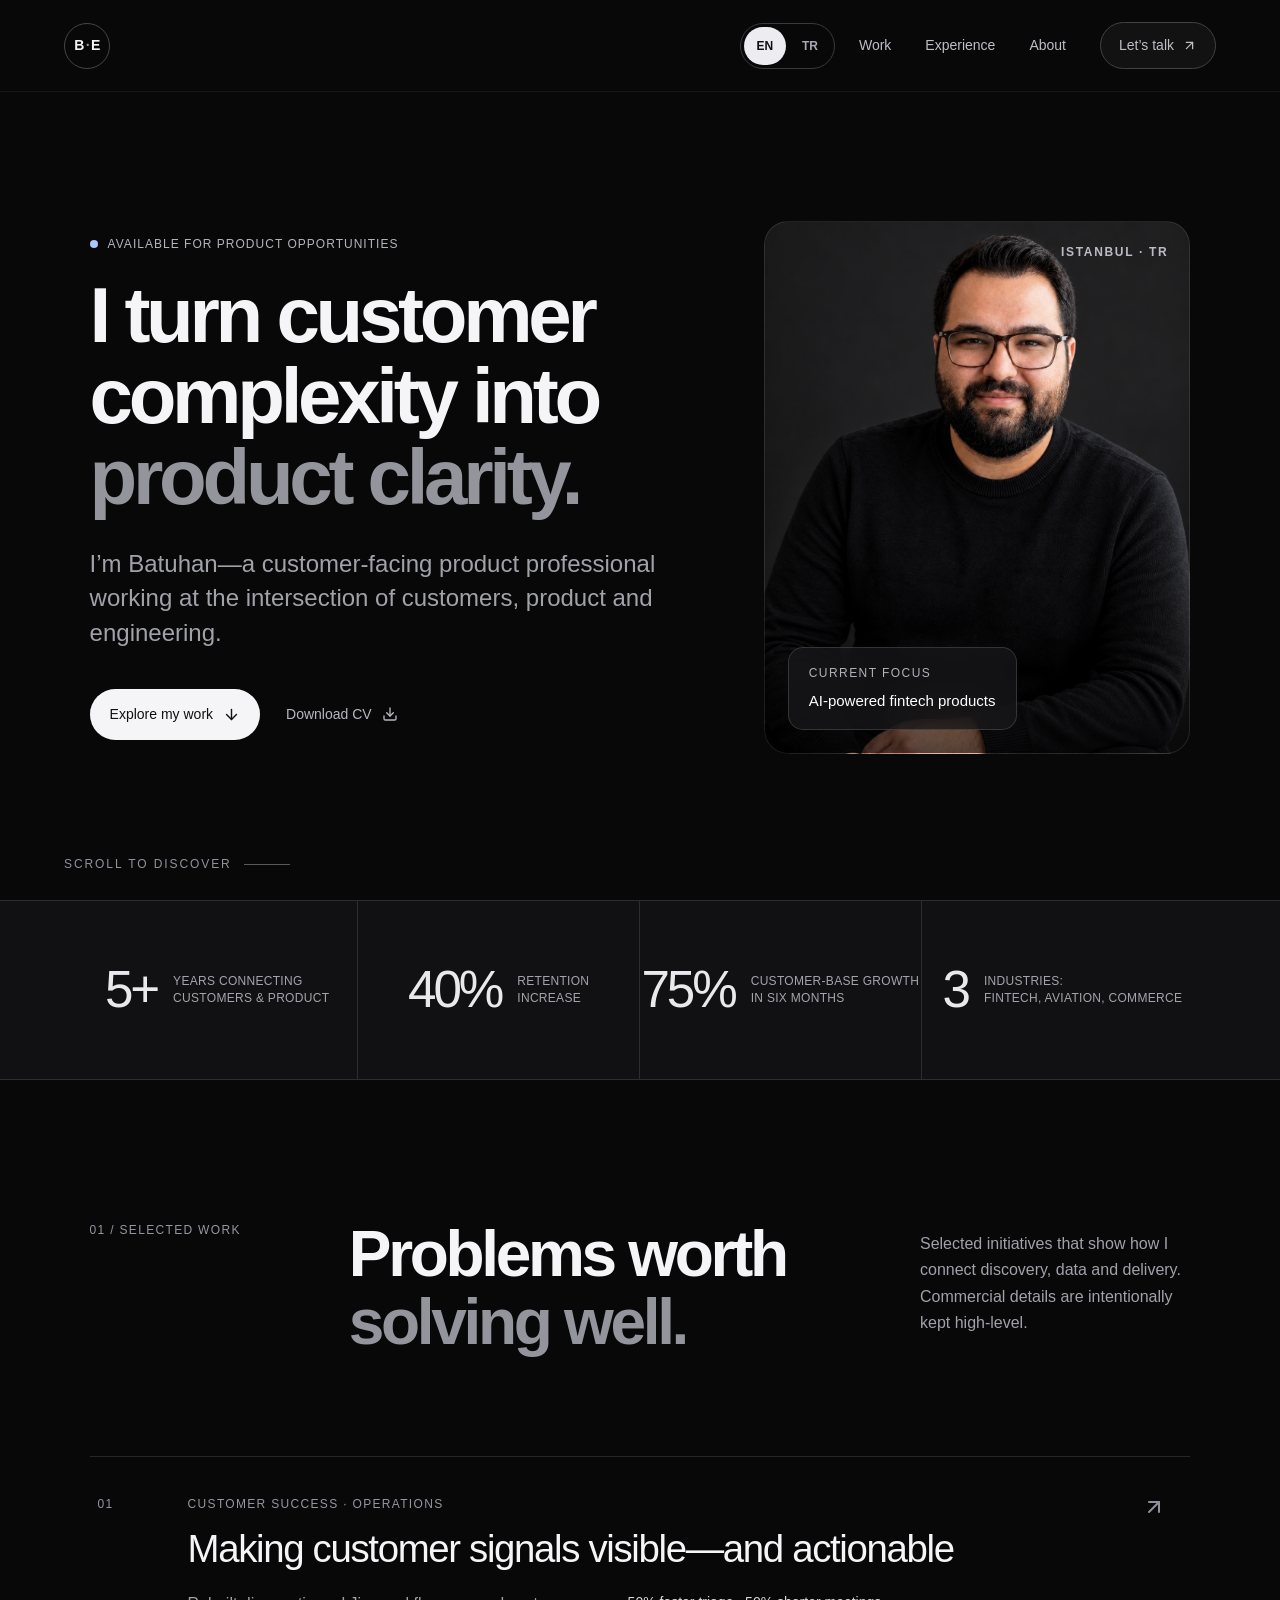
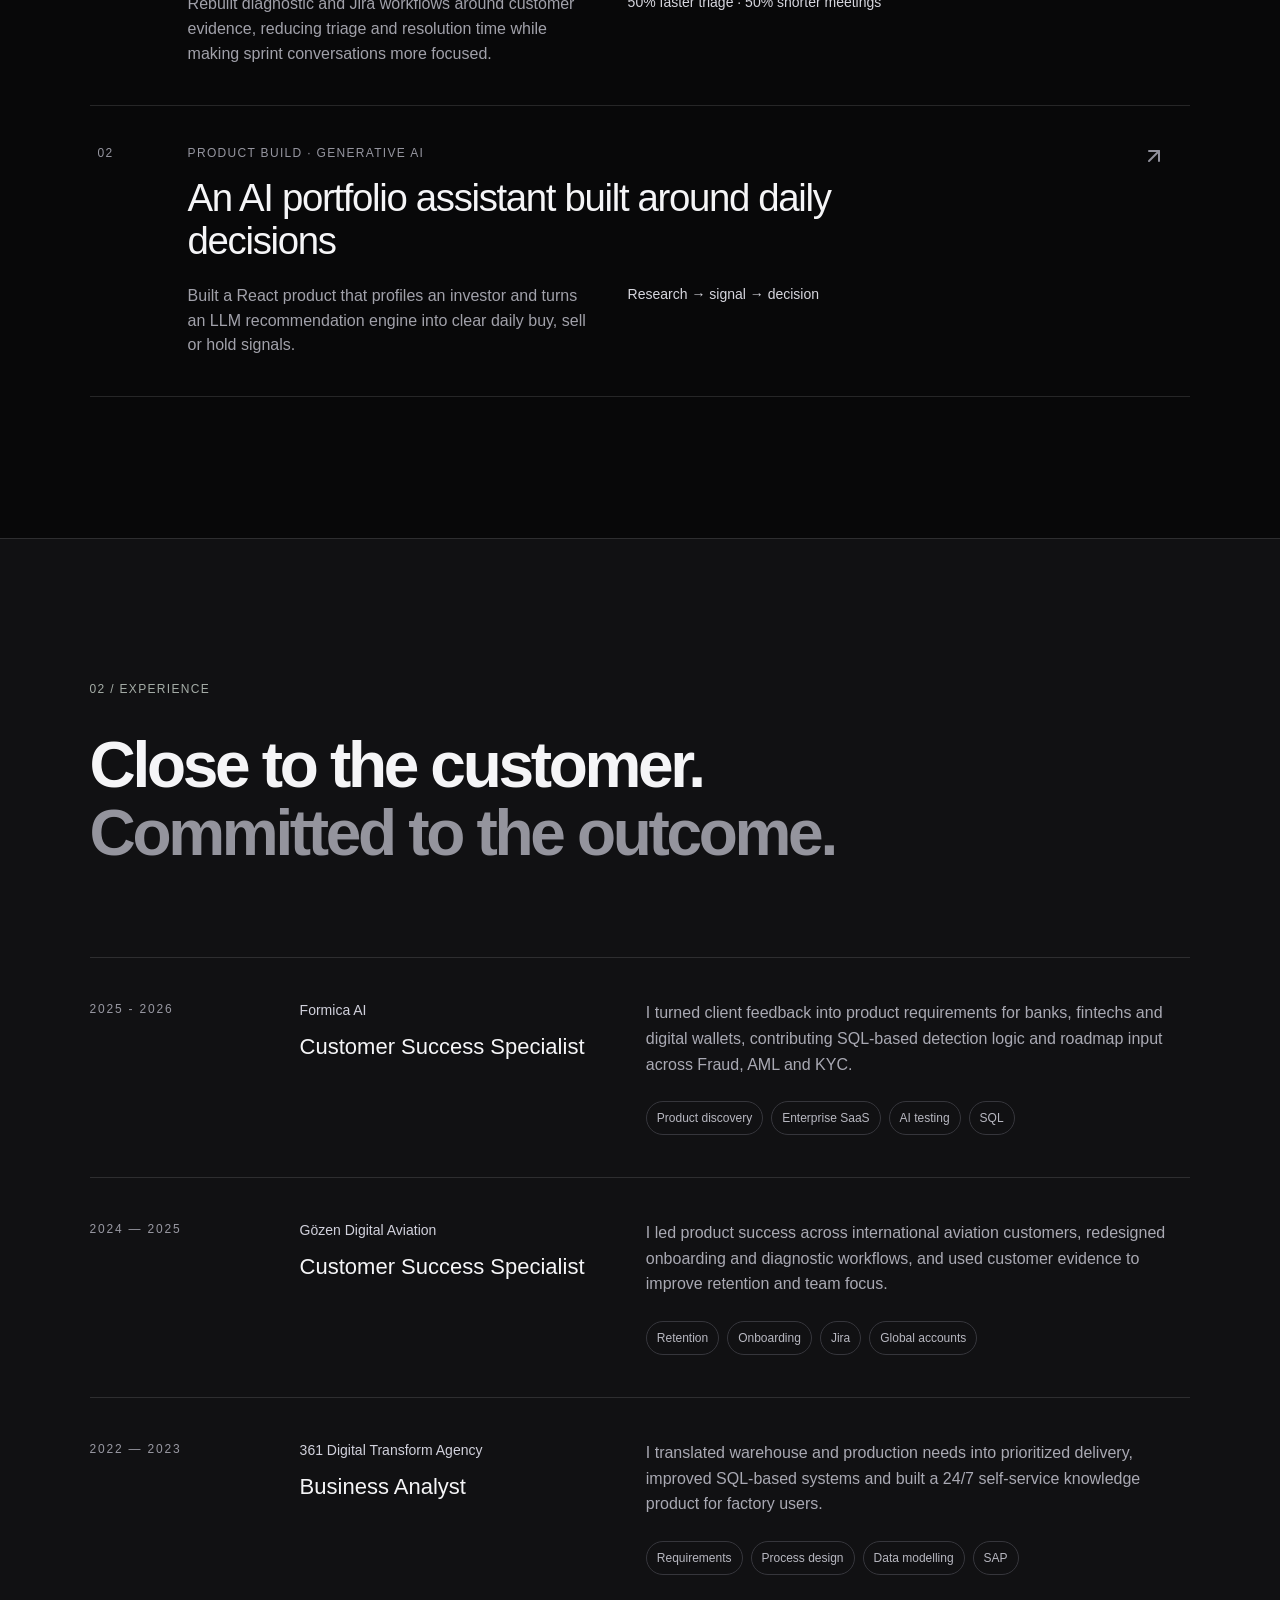
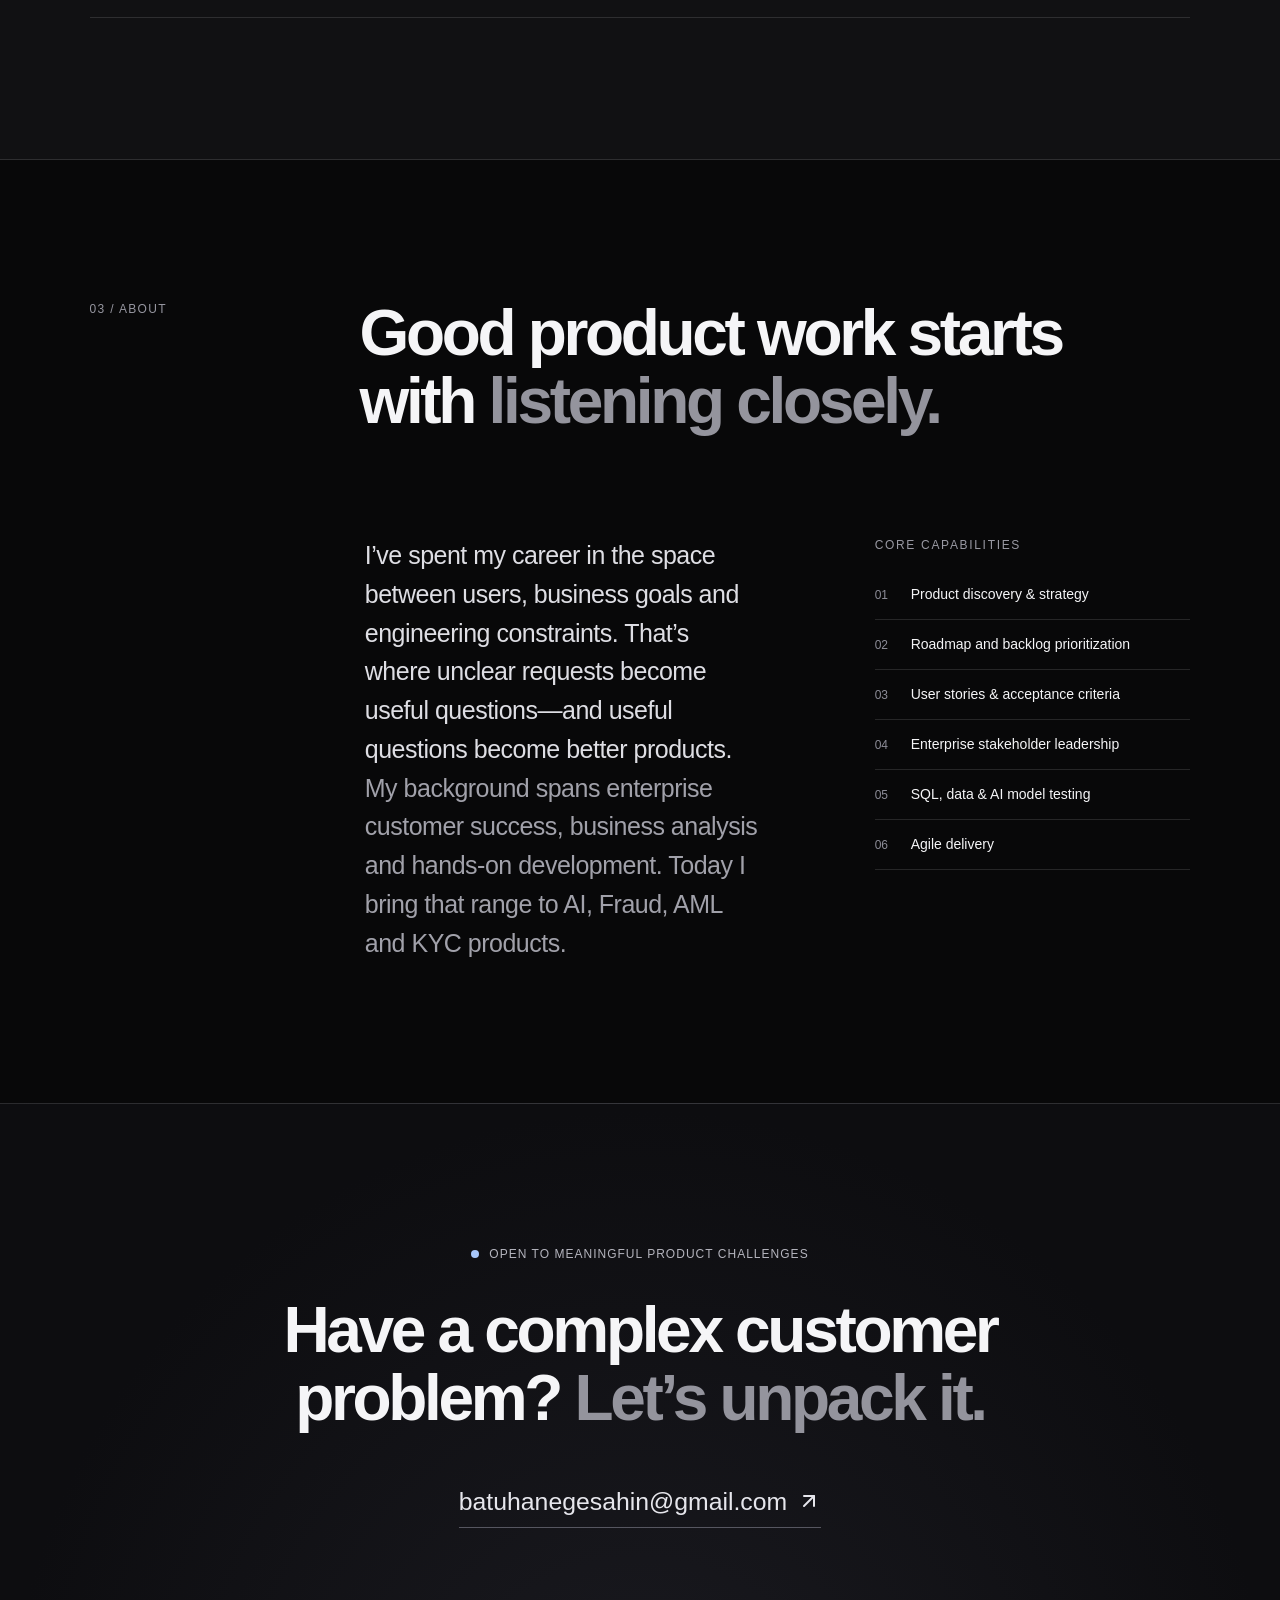
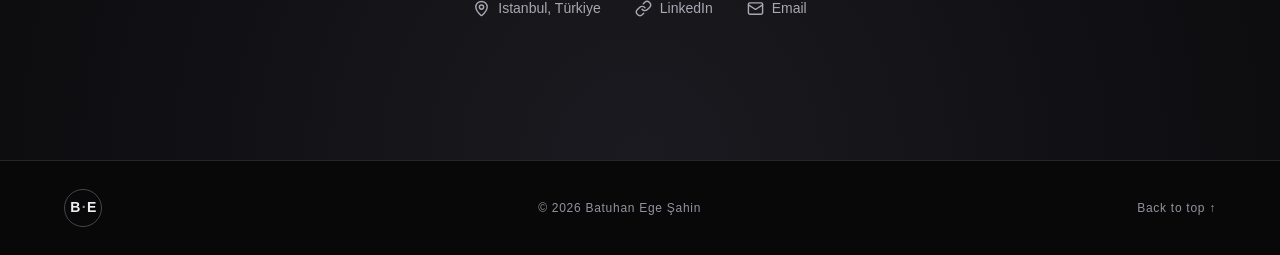
<file: index.html>
<!DOCTYPE html>
<html lang="en"><head><meta charset="utf-8"><meta name="viewport" content="width=device-width, initial-scale=1"><link rel="stylesheet" href="/styles.css"><title>Batuhan Ege Şahin | Customer Success &amp; Product</title><meta name="description" content="Customer-facing product professional turning complex enterprise needs into clear product outcomes across fintech, AI and SaaS."><link rel="shortcut icon" href="/favicon.svg"><link rel="icon" href="/favicon.svg">
<noscript><style>.reveal{opacity:1;transform:none}</style></noscript><script src="/site.js" defer=""></script></head><body><main lang="en"><header class="nav-wrap"><a class="monogram" href="#top" aria-label="Batuhan Ege Şahin home">B<span>·</span>E</a><nav class="language-switch" aria-label="Language selection"><a href="/" hreflang="en" lang="en" aria-current="page">EN</a><a href="/tr" hreflang="tr" lang="tr">TR</a></nav><button class="menu-button" aria-expanded="false" aria-label="Toggle navigation"><span></span><span></span></button><nav class="nav-links" aria-label="Main navigation"><a href="#work">Work</a><a href="#experience">Experience</a><a href="#about">About</a><a class="nav-cta" href="mailto:batuhanegesahin@gmail.com">Let’s talk <svg xmlns="http://www.w3.org/2000/svg" width="15" height="15" viewBox="0 0 24 24" fill="none" stroke="currentColor" stroke-width="2" stroke-linecap="round" stroke-linejoin="round" class="lucide lucide-arrow-up-right" aria-hidden="true"><path d="M7 7h10v10"></path><path d="M7 17 17 7"></path></svg></a></nav></header><section class="hero" id="top"><div class="hero-copy reveal is-visible"><p class="eyebrow"><span class="pulse"></span> Available for product opportunities</p><h1>I turn customer<br>complexity into<br><em>product clarity.</em></h1><p class="hero-intro">I’m Batuhan—a customer-facing product professional working at the intersection of customers, product and engineering.</p><div class="hero-actions"><a class="button primary" href="#work">Explore my work <svg xmlns="http://www.w3.org/2000/svg" width="17" height="17" viewBox="0 0 24 24" fill="none" stroke="currentColor" stroke-width="2" stroke-linecap="round" stroke-linejoin="round" class="lucide lucide-arrow-down" aria-hidden="true"><path d="M12 5v14"></path><path d="m19 12-7 7-7-7"></path></svg></a><a class="button text" href="/Batuhan_Ege_Sahin.pdf" download="">Download CV <svg xmlns="http://www.w3.org/2000/svg" width="16" height="16" viewBox="0 0 24 24" fill="none" stroke="currentColor" stroke-width="2" stroke-linecap="round" stroke-linejoin="round" class="lucide lucide-download" aria-hidden="true"><path d="M12 15V3"></path><path d="M21 15v4a2 2 0 0 1-2 2H5a2 2 0 0 1-2-2v-4"></path><path d="m7 10 5 5 5-5"></path></svg></a></div></div><div class="portrait-wrap reveal is-visible"><div class="portrait-label">ISTANBUL · TR</div><img src="/batuhan-studio-sharp.png" alt="Batuhan Ege Şahin, charcoal studio portrait" width="1122" height="1402" loading="eager" fetchpriority="high" decoding="async" class="portrait" data-nimg="1"><div class="portrait-card"><span>Current focus</span><strong>AI-powered fintech products</strong></div></div><div class="scroll-note">SCROLL TO DISCOVER <span></span></div></section><section class="proof-strip" aria-label="Selected outcomes"><div><strong>5+</strong><span>years connecting<br>customers &amp; product</span></div><div><strong>40%</strong><span>retention<br>increase</span></div><div><strong>75%</strong><span>customer-base growth<br>in six months</span></div><div><strong>3</strong><span>industries:<br>fintech, aviation, commerce</span></div></section><section class="work-section" id="work"><div class="section-head reveal"><p class="section-index">01 / SELECTED WORK</p><h2>Problems worth<br><em>solving well.</em></h2><p>Selected initiatives that show how I connect discovery, data and delivery. Commercial details are intentionally kept high-level.</p></div><div class="project-list"><article class="project reveal"><span class="project-index">01</span><div class="project-main"><p>CUSTOMER SUCCESS · OPERATIONS</p><h3>Making customer signals visible—and actionable</h3><div class="project-detail"><p>Rebuilt diagnostic and Jira workflows around customer evidence, reducing triage and resolution time while making sprint conversations more focused.</p><strong>50% faster triage · 50% shorter meetings</strong></div></div><svg xmlns="http://www.w3.org/2000/svg" width="24" height="24" viewBox="0 0 24 24" fill="none" stroke="currentColor" stroke-width="2" stroke-linecap="round" stroke-linejoin="round" class="lucide lucide-arrow-up-right project-arrow" aria-hidden="true"><path d="M7 7h10v10"></path><path d="M7 17 17 7"></path></svg></article><article class="project reveal"><span class="project-index">02</span><div class="project-main"><p>PRODUCT BUILD · GENERATIVE AI</p><h3>An AI portfolio assistant built around daily decisions</h3><div class="project-detail"><p>Built a React product that profiles an investor and turns an LLM recommendation engine into clear daily buy, sell or hold signals.</p><strong>Research → signal → decision</strong></div></div><svg xmlns="http://www.w3.org/2000/svg" width="24" height="24" viewBox="0 0 24 24" fill="none" stroke="currentColor" stroke-width="2" stroke-linecap="round" stroke-linejoin="round" class="lucide lucide-arrow-up-right project-arrow" aria-hidden="true"><path d="M7 7h10v10"></path><path d="M7 17 17 7"></path></svg></article></div></section><section class="experience-section" id="experience"><div class="section-head light reveal"><p class="section-index">02 / EXPERIENCE</p><h2>Close to the customer.<br><em>Committed to the outcome.</em></h2></div><div class="timeline"><article class="timeline-row reveal"><p class="timeline-period">2025 - 2026</p><div><p class="timeline-company">Formica AI</p><h3>Customer Success Specialist</h3></div><div><p class="timeline-copy">I turned client feedback into product requirements for banks, fintechs and digital wallets, contributing SQL-based detection logic and roadmap input across Fraud, AML and KYC.</p><div class="tags"><span>Product discovery</span><span>Enterprise SaaS</span><span>AI testing</span><span>SQL</span></div></div></article><article class="timeline-row reveal"><p class="timeline-period">2024 — 2025</p><div><p class="timeline-company">Gözen Digital Aviation</p><h3>Customer Success Specialist</h3></div><div><p class="timeline-copy">I led product success across international aviation customers, redesigned onboarding and diagnostic workflows, and used customer evidence to improve retention and team focus.</p><div class="tags"><span>Retention</span><span>Onboarding</span><span>Jira</span><span>Global accounts</span></div></div></article><article class="timeline-row reveal"><p class="timeline-period">2022 — 2023</p><div><p class="timeline-company">361 Digital Transform Agency</p><h3>Business Analyst</h3></div><div><p class="timeline-copy">I translated warehouse and production needs into prioritized delivery, improved SQL-based systems and built a 24/7 self-service knowledge product for factory users.</p><div class="tags"><span>Requirements</span><span>Process design</span><span>Data modelling</span><span>SAP</span></div></div></article></div></section><section class="about-section" id="about"><div class="about-quote reveal"><p class="section-index">03 / ABOUT</p><h2>Good product work starts<br>with <em>listening closely.</em></h2></div><div class="about-grid reveal"><div class="about-copy"><p>I’ve spent my career in the space between users, business goals and engineering constraints. That’s where unclear requests become useful questions—and useful questions become better products.</p><p>My background spans enterprise customer success, business analysis and hands-on development. Today I bring that range to AI, Fraud, AML and KYC products.</p></div><div class="capabilities"><p>CORE CAPABILITIES</p><div><span>01</span>Product discovery &amp; strategy</div><div><span>02</span>Roadmap and backlog prioritization</div><div><span>03</span>User stories &amp; acceptance criteria</div><div><span>04</span>Enterprise stakeholder leadership</div><div><span>05</span>SQL, data &amp; AI model testing</div><div><span>06</span>Agile delivery</div></div></div></section><section class="contact-section"><p class="eyebrow reveal"><span class="pulse"></span> Open to meaningful product challenges</p><h2 class="reveal">Have a complex customer<br>problem? <em>Let’s unpack it.</em></h2><a class="contact-link reveal" href="mailto:batuhanegesahin@gmail.com">batuhanegesahin@gmail.com <svg xmlns="http://www.w3.org/2000/svg" width="24" height="24" viewBox="0 0 24 24" fill="none" stroke="currentColor" stroke-width="2" stroke-linecap="round" stroke-linejoin="round" class="lucide lucide-arrow-up-right" aria-hidden="true"><path d="M7 7h10v10"></path><path d="M7 17 17 7"></path></svg></a><div class="contact-meta reveal"><span><svg xmlns="http://www.w3.org/2000/svg" width="17" height="17" viewBox="0 0 24 24" fill="none" stroke="currentColor" stroke-width="2" stroke-linecap="round" stroke-linejoin="round" class="lucide lucide-map-pin" aria-hidden="true"><path d="M20 10c0 4.993-5.539 10.193-7.399 11.799a1 1 0 0 1-1.202 0C9.539 20.193 4 14.993 4 10a8 8 0 0 1 16 0"></path><circle cx="12" cy="10" r="3"></circle></svg> Istanbul, Türkiye</span><a href="https://linkedin.com/in/batuhanegesahin" target="_blank" rel="noreferrer"><svg xmlns="http://www.w3.org/2000/svg" width="17" height="17" viewBox="0 0 24 24" fill="none" stroke="currentColor" stroke-width="2" stroke-linecap="round" stroke-linejoin="round" class="lucide lucide-link" aria-hidden="true"><path d="M10 13a5 5 0 0 0 7.54.54l3-3a5 5 0 0 0-7.07-7.07l-1.72 1.71"></path><path d="M14 11a5 5 0 0 0-7.54-.54l-3 3a5 5 0 0 0 7.07 7.07l1.71-1.71"></path></svg> LinkedIn</a><a href="mailto:batuhanegesahin@gmail.com"><svg xmlns="http://www.w3.org/2000/svg" width="17" height="17" viewBox="0 0 24 24" fill="none" stroke="currentColor" stroke-width="2" stroke-linecap="round" stroke-linejoin="round" class="lucide lucide-mail" aria-hidden="true"><path d="m22 7-8.991 5.727a2 2 0 0 1-2.009 0L2 7"></path><rect x="2" y="4" width="20" height="16" rx="2"></rect></svg> Email</a></div></section><footer><a class="monogram inverse" href="#top">B<span>·</span>E</a><p>© 2026 Batuhan Ege Şahin</p><a href="#top">Back to top ↑</a></footer></main></body></html>
</file>
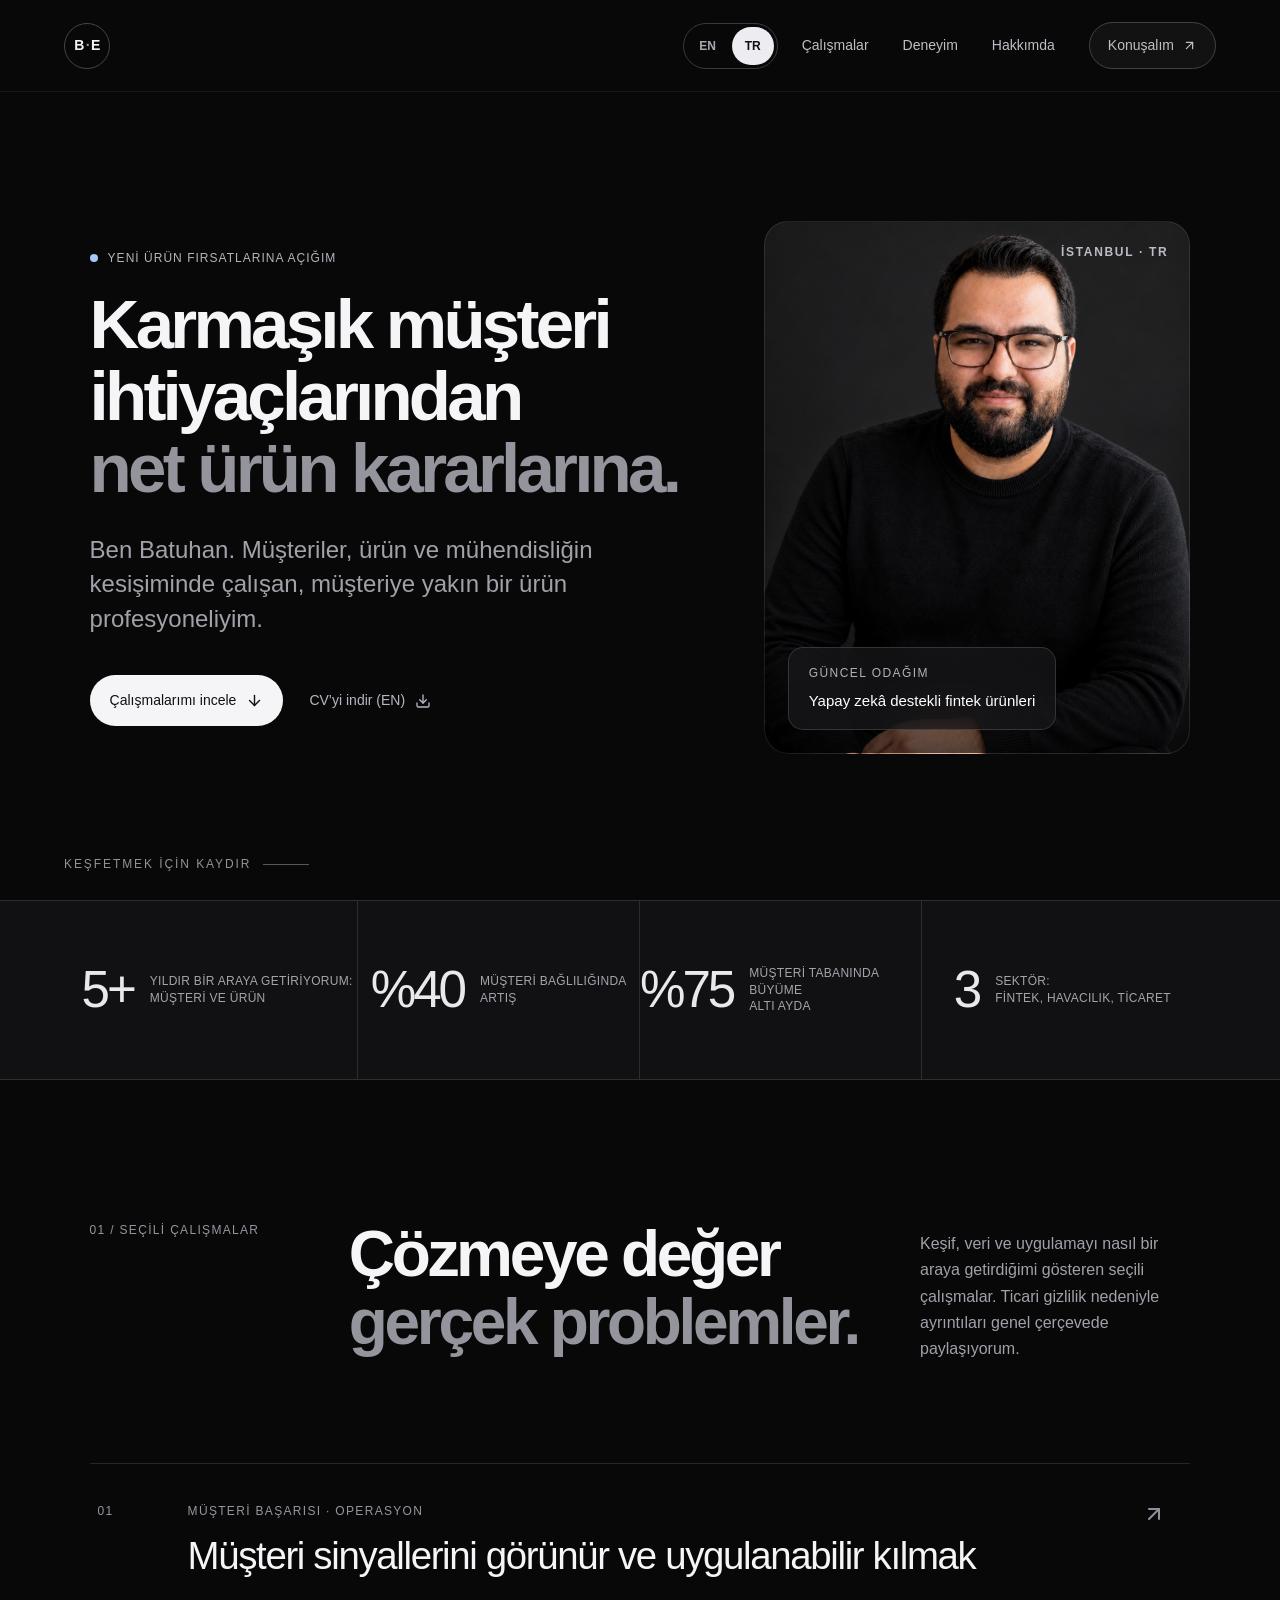
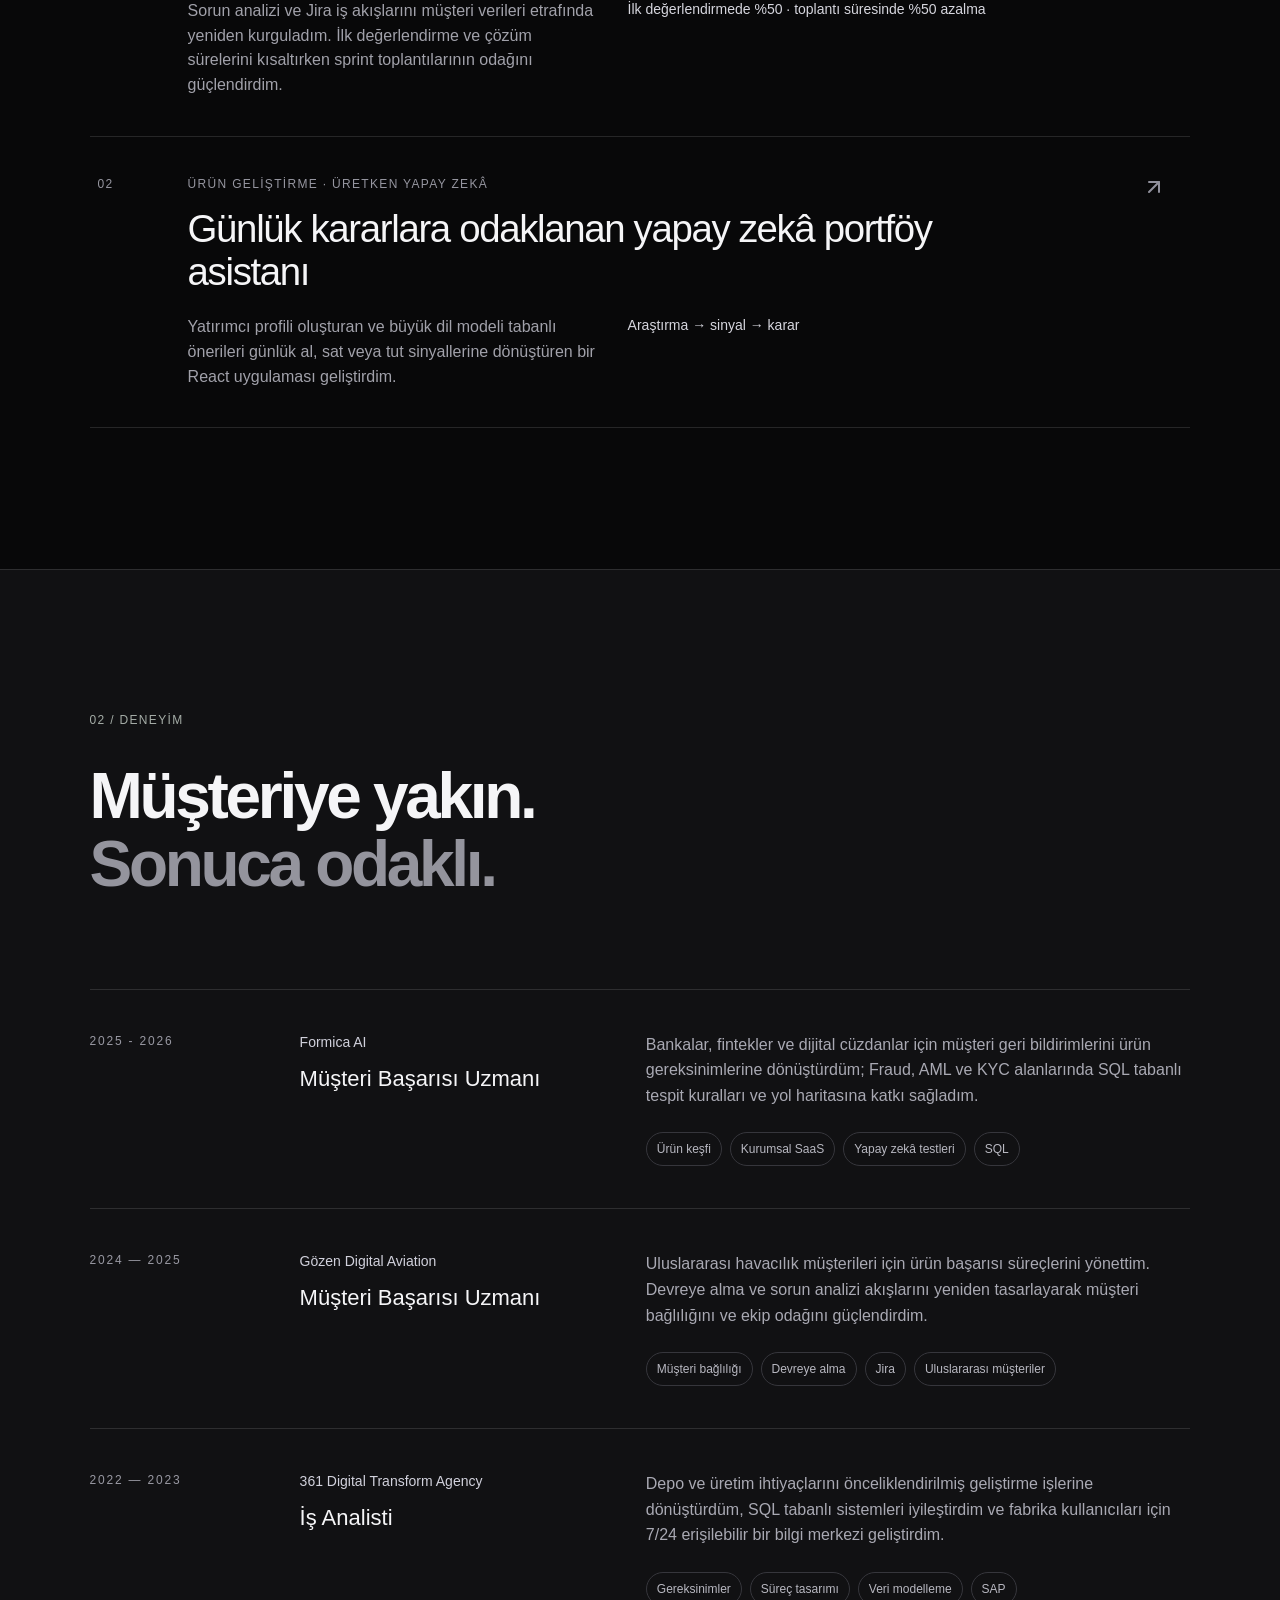
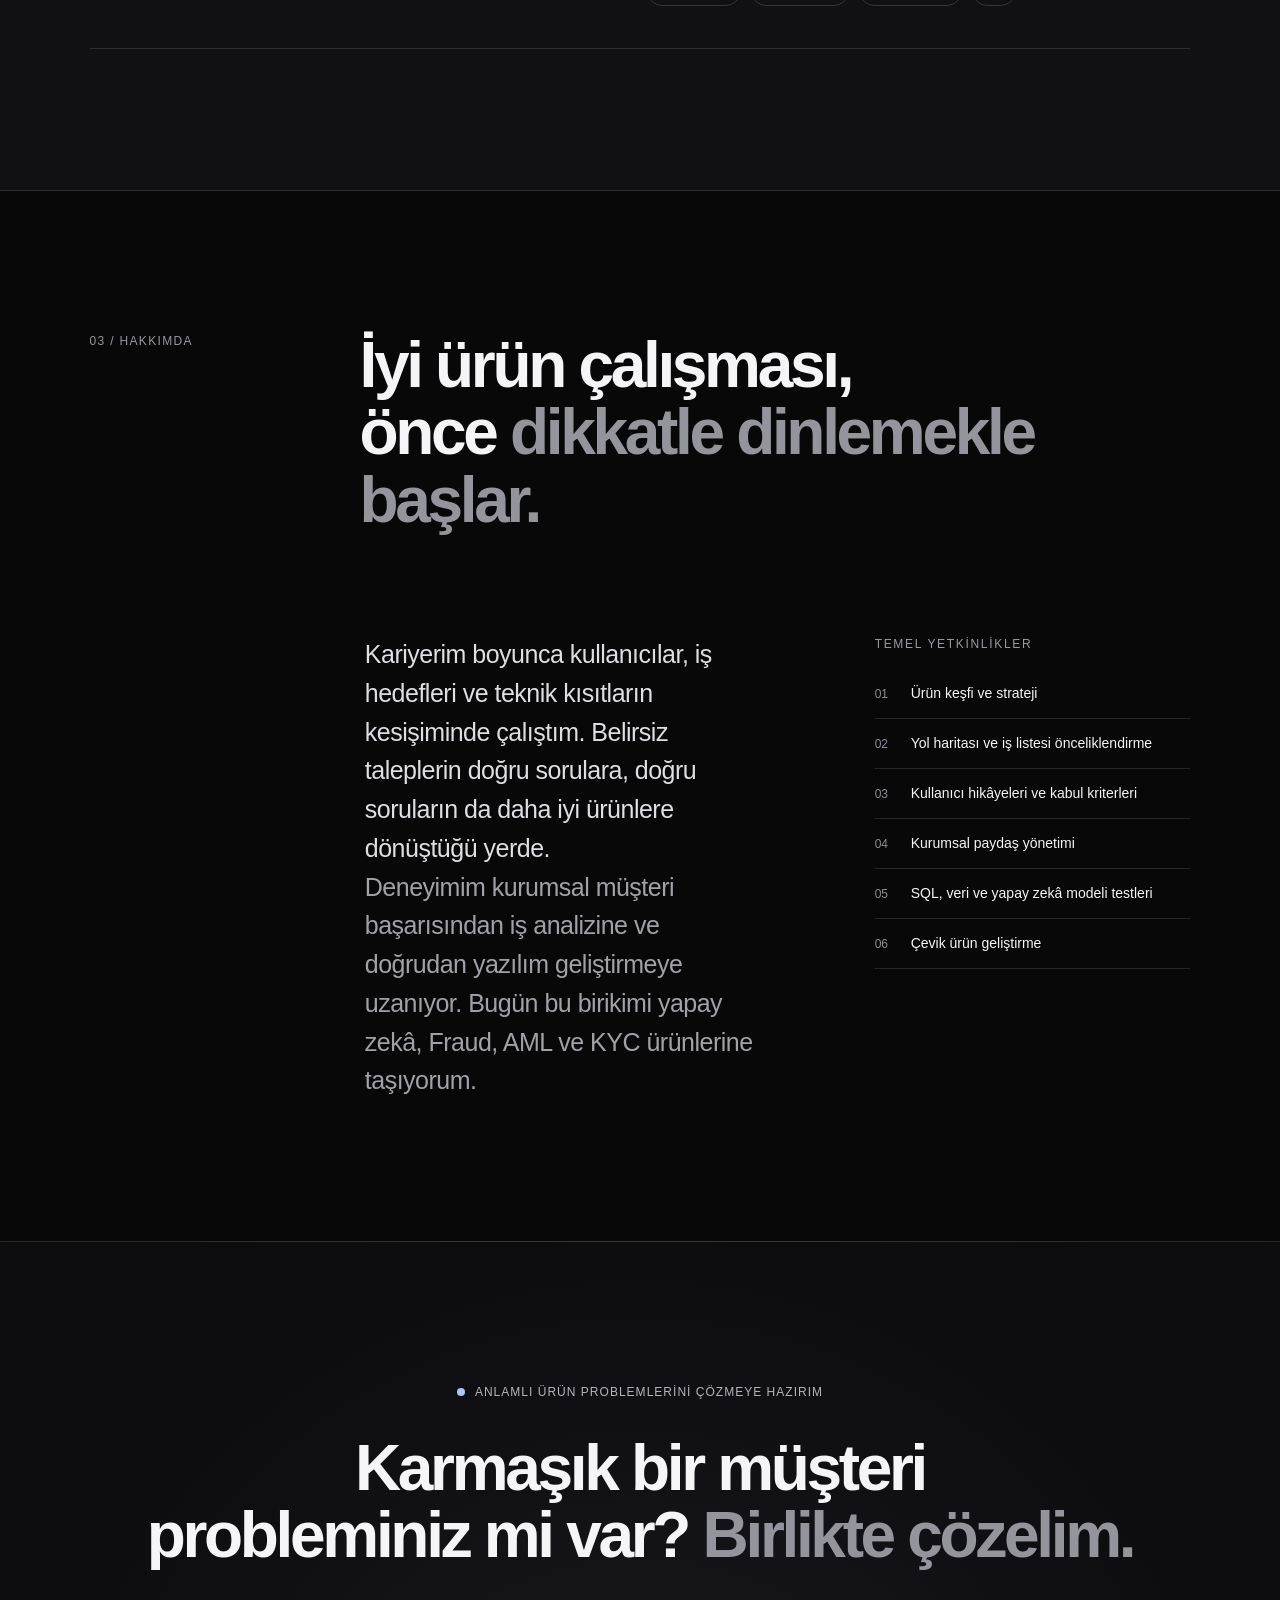
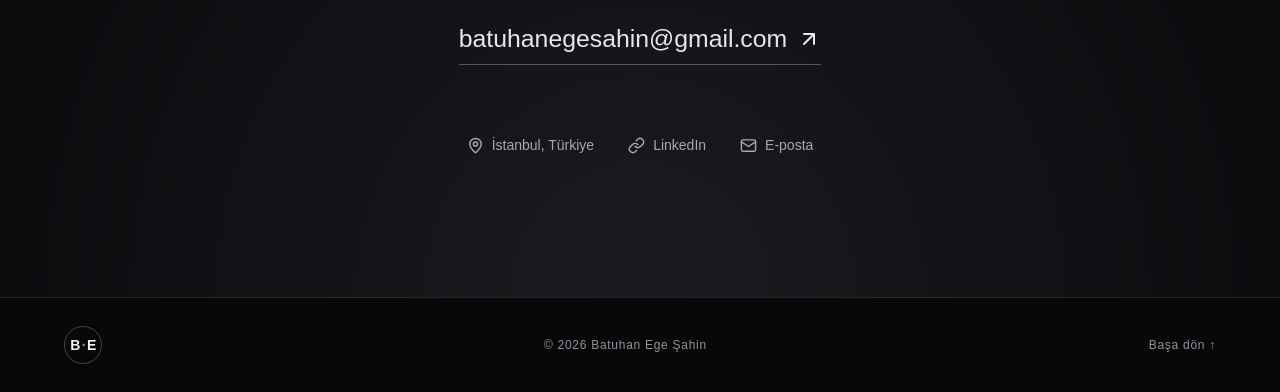
<file: tr.html>
<!DOCTYPE html>
<html lang="tr"><head><meta charset="utf-8"><meta name="viewport" content="width=device-width, initial-scale=1"><link rel="stylesheet" href="/styles.css"><title>Batuhan Ege Şahin | Müşteri Başarısı ve Ürün</title><meta name="description" content="Fintek, yapay zekâ ve SaaS alanlarında karmaşık müşteri ihtiyaçlarını net ürün kararlarına dönüştüren ürün profesyoneli."><link rel="shortcut icon" href="/favicon.svg"><link rel="icon" href="/favicon.svg"><link rel="alternate" hreflang="en" href="/"><link rel="alternate" hreflang="tr" href="/tr">
<noscript><style>.reveal{opacity:1;transform:none}</style></noscript><script src="/site.js" defer=""></script></head><body><main lang="tr"><header class="nav-wrap"><a class="monogram" href="#top" aria-label="Batuhan Ege Şahin ana sayfa">B<span>·</span>E</a><nav class="language-switch" aria-label="Dil seçimi"><a href="/" hreflang="en" lang="en">EN</a><a href="/tr" hreflang="tr" lang="tr" aria-current="page">TR</a></nav><button class="menu-button" aria-expanded="false" aria-label="Menüyü aç veya kapat"><span></span><span></span></button><nav class="nav-links" aria-label="Ana menü"><a href="#work">Çalışmalar</a><a href="#experience">Deneyim</a><a href="#about">Hakkımda</a><a class="nav-cta" href="mailto:batuhanegesahin@gmail.com">Konuşalım <svg xmlns="http://www.w3.org/2000/svg" width="15" height="15" viewBox="0 0 24 24" fill="none" stroke="currentColor" stroke-width="2" stroke-linecap="round" stroke-linejoin="round" class="lucide lucide-arrow-up-right" aria-hidden="true"><path d="M7 7h10v10"></path><path d="M7 17 17 7"></path></svg></a></nav></header><section class="hero" id="top"><div class="hero-copy reveal is-visible"><p class="eyebrow"><span class="pulse"></span> Yeni ürün fırsatlarına açığım</p><h1>Karmaşık müşteri<br>ihtiyaçlarından<br><em>net ürün kararlarına.</em></h1><p class="hero-intro">Ben Batuhan. Müşteriler, ürün ve mühendisliğin kesişiminde çalışan, müşteriye yakın bir ürün profesyoneliyim.</p><div class="hero-actions"><a class="button primary" href="#work">Çalışmalarımı incele <svg xmlns="http://www.w3.org/2000/svg" width="17" height="17" viewBox="0 0 24 24" fill="none" stroke="currentColor" stroke-width="2" stroke-linecap="round" stroke-linejoin="round" class="lucide lucide-arrow-down" aria-hidden="true"><path d="M12 5v14"></path><path d="m19 12-7 7-7-7"></path></svg></a><a class="button text" href="/Batuhan_Ege_Sahin.pdf" download="">CV’yi indir (EN) <svg xmlns="http://www.w3.org/2000/svg" width="16" height="16" viewBox="0 0 24 24" fill="none" stroke="currentColor" stroke-width="2" stroke-linecap="round" stroke-linejoin="round" class="lucide lucide-download" aria-hidden="true"><path d="M12 15V3"></path><path d="M21 15v4a2 2 0 0 1-2 2H5a2 2 0 0 1-2-2v-4"></path><path d="m7 10 5 5 5-5"></path></svg></a></div></div><div class="portrait-wrap reveal is-visible"><div class="portrait-label">İSTANBUL · TR</div><img src="/batuhan-studio-sharp.png" alt="Batuhan Ege Şahin, koyu arka planlı stüdyo portresi" width="1122" height="1402" loading="eager" fetchpriority="high" decoding="async" class="portrait" data-nimg="1"><div class="portrait-card"><span>Güncel odağım</span><strong>Yapay zekâ destekli fintek ürünleri</strong></div></div><div class="scroll-note">KEŞFETMEK İÇİN KAYDIR <span></span></div></section><section class="proof-strip" aria-label="Öne çıkan sonuçlar"><div><strong>5+</strong><span>yıldır bir araya getiriyorum:<br>müşteri ve ürün</span></div><div><strong>%40</strong><span>müşteri bağlılığında<br>artış</span></div><div><strong>%75</strong><span>müşteri tabanında büyüme<br>altı ayda</span></div><div><strong>3</strong><span>sektör:<br>fintek, havacılık, ticaret</span></div></section><section class="work-section" id="work"><div class="section-head reveal"><p class="section-index">01 / SEÇİLİ ÇALIŞMALAR</p><h2>Çözmeye değer<br><em>gerçek problemler.</em></h2><p>Keşif, veri ve uygulamayı nasıl bir araya getirdiğimi gösteren seçili çalışmalar. Ticari gizlilik nedeniyle ayrıntıları genel çerçevede paylaşıyorum.</p></div><div class="project-list"><article class="project reveal"><span class="project-index">01</span><div class="project-main"><p>MÜŞTERİ BAŞARISI · OPERASYON</p><h3>Müşteri sinyallerini görünür ve uygulanabilir kılmak</h3><div class="project-detail"><p>Sorun analizi ve Jira iş akışlarını müşteri verileri etrafında yeniden kurguladım. İlk değerlendirme ve çözüm sürelerini kısaltırken sprint toplantılarının odağını güçlendirdim.</p><strong>İlk değerlendirmede %50 · toplantı süresinde %50 azalma</strong></div></div><svg xmlns="http://www.w3.org/2000/svg" width="24" height="24" viewBox="0 0 24 24" fill="none" stroke="currentColor" stroke-width="2" stroke-linecap="round" stroke-linejoin="round" class="lucide lucide-arrow-up-right project-arrow" aria-hidden="true"><path d="M7 7h10v10"></path><path d="M7 17 17 7"></path></svg></article><article class="project reveal"><span class="project-index">02</span><div class="project-main"><p>ÜRÜN GELİŞTİRME · ÜRETKEN YAPAY ZEKÂ</p><h3>Günlük kararlara odaklanan yapay zekâ portföy asistanı</h3><div class="project-detail"><p>Yatırımcı profili oluşturan ve büyük dil modeli tabanlı önerileri günlük al, sat veya tut sinyallerine dönüştüren bir React uygulaması geliştirdim.</p><strong>Araştırma → sinyal → karar</strong></div></div><svg xmlns="http://www.w3.org/2000/svg" width="24" height="24" viewBox="0 0 24 24" fill="none" stroke="currentColor" stroke-width="2" stroke-linecap="round" stroke-linejoin="round" class="lucide lucide-arrow-up-right project-arrow" aria-hidden="true"><path d="M7 7h10v10"></path><path d="M7 17 17 7"></path></svg></article></div></section><section class="experience-section" id="experience"><div class="section-head light reveal"><p class="section-index">02 / DENEYİM</p><h2>Müşteriye yakın.<br><em>Sonuca odaklı.</em></h2></div><div class="timeline"><article class="timeline-row reveal"><p class="timeline-period">2025 - 2026</p><div><p class="timeline-company">Formica AI</p><h3>Müşteri Başarısı Uzmanı</h3></div><div><p class="timeline-copy">Bankalar, fintekler ve dijital cüzdanlar için müşteri geri bildirimlerini ürün gereksinimlerine dönüştürdüm; Fraud, AML ve KYC alanlarında SQL tabanlı tespit kuralları ve yol haritasına katkı sağladım.</p><div class="tags"><span>Ürün keşfi</span><span>Kurumsal SaaS</span><span>Yapay zekâ testleri</span><span>SQL</span></div></div></article><article class="timeline-row reveal"><p class="timeline-period">2024 — 2025</p><div><p class="timeline-company">Gözen Digital Aviation</p><h3>Müşteri Başarısı Uzmanı</h3></div><div><p class="timeline-copy">Uluslararası havacılık müşterileri için ürün başarısı süreçlerini yönettim. Devreye alma ve sorun analizi akışlarını yeniden tasarlayarak müşteri bağlılığını ve ekip odağını güçlendirdim.</p><div class="tags"><span>Müşteri bağlılığı</span><span>Devreye alma</span><span>Jira</span><span>Uluslararası müşteriler</span></div></div></article><article class="timeline-row reveal"><p class="timeline-period">2022 — 2023</p><div><p class="timeline-company">361 Digital Transform Agency</p><h3>İş Analisti</h3></div><div><p class="timeline-copy">Depo ve üretim ihtiyaçlarını önceliklendirilmiş geliştirme işlerine dönüştürdüm, SQL tabanlı sistemleri iyileştirdim ve fabrika kullanıcıları için 7/24 erişilebilir bir bilgi merkezi geliştirdim.</p><div class="tags"><span>Gereksinimler</span><span>Süreç tasarımı</span><span>Veri modelleme</span><span>SAP</span></div></div></article></div></section><section class="about-section" id="about"><div class="about-quote reveal"><p class="section-index">03 / HAKKIMDA</p><h2>İyi ürün çalışması,<br>önce <em>dikkatle dinlemekle başlar.</em></h2></div><div class="about-grid reveal"><div class="about-copy"><p>Kariyerim boyunca kullanıcılar, iş hedefleri ve teknik kısıtların kesişiminde çalıştım. Belirsiz taleplerin doğru sorulara, doğru soruların da daha iyi ürünlere dönüştüğü yerde.</p><p>Deneyimim kurumsal müşteri başarısından iş analizine ve doğrudan yazılım geliştirmeye uzanıyor. Bugün bu birikimi yapay zekâ, Fraud, AML ve KYC ürünlerine taşıyorum.</p></div><div class="capabilities"><p>TEMEL YETKİNLİKLER</p><div><span>01</span>Ürün keşfi ve strateji</div><div><span>02</span>Yol haritası ve iş listesi önceliklendirme</div><div><span>03</span>Kullanıcı hikâyeleri ve kabul kriterleri</div><div><span>04</span>Kurumsal paydaş yönetimi</div><div><span>05</span>SQL, veri ve yapay zekâ modeli testleri</div><div><span>06</span>Çevik ürün geliştirme</div></div></div></section><section class="contact-section"><p class="eyebrow reveal"><span class="pulse"></span> Anlamlı ürün problemlerini çözmeye hazırım</p><h2 class="reveal">Karmaşık bir müşteri<br>probleminiz mi var? <em>Birlikte çözelim.</em></h2><a class="contact-link reveal" href="mailto:batuhanegesahin@gmail.com">batuhanegesahin@gmail.com <svg xmlns="http://www.w3.org/2000/svg" width="24" height="24" viewBox="0 0 24 24" fill="none" stroke="currentColor" stroke-width="2" stroke-linecap="round" stroke-linejoin="round" class="lucide lucide-arrow-up-right" aria-hidden="true"><path d="M7 7h10v10"></path><path d="M7 17 17 7"></path></svg></a><div class="contact-meta reveal"><span><svg xmlns="http://www.w3.org/2000/svg" width="17" height="17" viewBox="0 0 24 24" fill="none" stroke="currentColor" stroke-width="2" stroke-linecap="round" stroke-linejoin="round" class="lucide lucide-map-pin" aria-hidden="true"><path d="M20 10c0 4.993-5.539 10.193-7.399 11.799a1 1 0 0 1-1.202 0C9.539 20.193 4 14.993 4 10a8 8 0 0 1 16 0"></path><circle cx="12" cy="10" r="3"></circle></svg> İstanbul, Türkiye</span><a href="https://linkedin.com/in/batuhanegesahin" target="_blank" rel="noreferrer"><svg xmlns="http://www.w3.org/2000/svg" width="17" height="17" viewBox="0 0 24 24" fill="none" stroke="currentColor" stroke-width="2" stroke-linecap="round" stroke-linejoin="round" class="lucide lucide-link" aria-hidden="true"><path d="M10 13a5 5 0 0 0 7.54.54l3-3a5 5 0 0 0-7.07-7.07l-1.72 1.71"></path><path d="M14 11a5 5 0 0 0-7.54-.54l-3 3a5 5 0 0 0 7.07 7.07l1.71-1.71"></path></svg> LinkedIn</a><a href="mailto:batuhanegesahin@gmail.com"><svg xmlns="http://www.w3.org/2000/svg" width="17" height="17" viewBox="0 0 24 24" fill="none" stroke="currentColor" stroke-width="2" stroke-linecap="round" stroke-linejoin="round" class="lucide lucide-mail" aria-hidden="true"><path d="m22 7-8.991 5.727a2 2 0 0 1-2.009 0L2 7"></path><rect x="2" y="4" width="20" height="16" rx="2"></rect></svg> E-posta</a></div></section><footer><a class="monogram inverse" href="#top">B<span>·</span>E</a><p>© 2026 Batuhan Ege Şahin</p><a href="#top">Başa dön ↑</a></footer></main></body></html>
</file>
<file: styles.css>
/*! tailwindcss v4.2.1 | MIT License | https://tailwindcss.com */
@layer theme{:root,:host{--font-sans:ui-sans-serif, system-ui, sans-serif, "Apple Color Emoji", "Segoe UI Emoji", "Segoe UI Symbol", "Noto Color Emoji";--font-mono:ui-monospace, SFMono-Regular, Menlo, Monaco, Consolas, "Liberation Mono", "Courier New", monospace;--color-black:#000;--color-white:#fff;--spacing:.25rem;--container-xs:20rem;--container-sm:24rem;--container-lg:32rem;--text-xs:.75rem;--text-xs--line-height:calc(1 / .75);--text-sm:.875rem;--text-sm--line-height:calc(1.25 / .875);--text-base:1rem;--text-base--line-height:calc(1.5 / 1);--text-lg:1.125rem;--text-lg--line-height:calc(1.75 / 1.125);--font-weight-normal:400;--font-weight-medium:500;--font-weight-semibold:600;--tracking-tight:-.025em;--tracking-widest:.1em;--leading-tight:1.25;--leading-snug:1.375;--leading-normal:1.5;--leading-relaxed:1.625;--radius-xs:.125rem;--radius-sm:.25rem;--radius-md:.375rem;--radius-lg:.5rem;--radius-xl:.75rem;--ease-in-out:cubic-bezier(.4, 0, .2, 1);--animate-spin:spin 1s linear infinite;--animate-pulse:pulse 2s cubic-bezier(.4, 0, .6, 1) infinite;--aspect-video:16 / 9;--default-transition-duration:.15s;--default-transition-timing-function:cubic-bezier(.4, 0, .2, 1);--default-font-family:var(--font-sans);--default-mono-font-family:var(--font-mono)}}@layer base{*,:after,:before{box-sizing:border-box;border:0 solid;margin:0;padding:0}::backdrop{box-sizing:border-box;border:0 solid;margin:0;padding:0}::file-selector-button{box-sizing:border-box;border:0 solid;margin:0;padding:0}html,:host{-webkit-text-size-adjust:100%;tab-size:4;line-height:1.5;font-family:var(--default-font-family,ui-sans-serif, system-ui, sans-serif, "Apple Color Emoji", "Segoe UI Emoji", "Segoe UI Symbol", "Noto Color Emoji");font-feature-settings:var(--default-font-feature-settings,normal);font-variation-settings:var(--default-font-variation-settings,normal);-webkit-tap-highlight-color:transparent}hr{height:0;color:inherit;border-top-width:1px}abbr:where([title]){-webkit-text-decoration:underline dotted;text-decoration:underline dotted}h1,h2,h3,h4,h5,h6{font-size:inherit;font-weight:inherit}a{color:inherit;-webkit-text-decoration:inherit;-webkit-text-decoration:inherit;-webkit-text-decoration:inherit;-webkit-text-decoration:inherit;text-decoration:inherit}b,strong{font-weight:bolder}code,kbd,samp,pre{font-family:var(--default-mono-font-family,ui-monospace, SFMono-Regular, Menlo, Monaco, Consolas, "Liberation Mono", "Courier New", monospace);font-feature-settings:var(--default-mono-font-feature-settings,normal);font-variation-settings:var(--default-mono-font-variation-settings,normal);font-size:1em}small{font-size:80%}sub,sup{vertical-align:baseline;font-size:75%;line-height:0;position:relative}sub{bottom:-.25em}sup{top:-.5em}table{text-indent:0;border-color:inherit;border-collapse:collapse}:-moz-focusring{outline:auto}progress{vertical-align:baseline}summary{display:list-item}ol,ul,menu{list-style:none}img,svg,video,canvas,audio,iframe,embed,object{vertical-align:middle;display:block}img,video{max-width:100%;height:auto}button,input,select,optgroup,textarea{font:inherit;font-feature-settings:inherit;font-variation-settings:inherit;letter-spacing:inherit;color:inherit;opacity:1;background-color:#0000;border-radius:0}::file-selector-button{font:inherit;font-feature-settings:inherit;font-variation-settings:inherit;letter-spacing:inherit;color:inherit;opacity:1;background-color:#0000;border-radius:0}:where(select:is([multiple],[size])) optgroup{font-weight:bolder}:where(select:is([multiple],[size])) optgroup option{padding-inline-start:20px}::file-selector-button{margin-inline-end:4px}::placeholder{opacity:1}@supports (not ((-webkit-appearance:-apple-pay-button))) or (contain-intrinsic-size:1px){::placeholder{color:currentColor}@supports (color:color-mix(in lab, red, red)){::placeholder{color:color-mix(in oklab, currentcolor 50%, transparent)}}}textarea{resize:vertical}::-webkit-search-decoration{-webkit-appearance:none}::-webkit-date-and-time-value{min-height:1lh;text-align:inherit}::-webkit-datetime-edit{display:inline-flex}::-webkit-datetime-edit-fields-wrapper{padding:0}::-webkit-datetime-edit{padding-block:0}::-webkit-datetime-edit-year-field{padding-block:0}::-webkit-datetime-edit-month-field{padding-block:0}::-webkit-datetime-edit-day-field{padding-block:0}::-webkit-datetime-edit-hour-field{padding-block:0}::-webkit-datetime-edit-minute-field{padding-block:0}::-webkit-datetime-edit-second-field{padding-block:0}::-webkit-datetime-edit-millisecond-field{padding-block:0}::-webkit-datetime-edit-meridiem-field{padding-block:0}::-webkit-calendar-picker-indicator{line-height:1}:-moz-ui-invalid{box-shadow:none}button,input:where([type=button],[type=reset],[type=submit]){-webkit-appearance:button;appearance:button}::file-selector-button{-webkit-appearance:button;appearance:button}::-webkit-inner-spin-button{height:auto}::-webkit-outer-spin-button{height:auto}[hidden]:where(:not([hidden=until-found])){display:none!important}}@layer components;.language-switch{z-index:22;border:1px solid #39393f;border-radius:999px;gap:3px;margin-left:auto;margin-right:24px;padding:3px;display:flex}.language-switch a{color:#a8a8b3;border-radius:999px;justify-content:center;align-items:center;min-width:42px;min-height:38px;font-size:12px;font-weight:600;display:flex}.language-switch a[aria-current=page]{color:#101013;background:#ececf1}.language-switch a:hover{box-shadow:inset 0 0 0 1px #777780}main[lang=tr] .hero h1{letter-spacing:-.055em;font-size:clamp(2.7rem,5.4vw,6.2rem)}main[lang=tr] .hero-copy{min-width:0}main[lang=tr] .proof-strip span{overflow-wrap:anywhere}@media (max-width:900px){.language-switch{margin-right:12px}main[lang=tr] .hero h1{font-size:clamp(2.3rem,8.8vw,5.3rem)}}:root{--lightningcss-light: ;--lightningcss-dark:initial;color-scheme:dark;--ink:#f5f5f7;--cream:#080809;--acid:#a8c7fa;--line:#ffffff1f;--surface:#111113;--muted:#a1a1aa}*{box-sizing:border-box}html{scroll-behavior:smooth}body{background:var(--cream);color:var(--ink);margin:0;font-family:Arial,Helvetica,sans-serif}a{color:inherit;text-decoration:none}button{font:inherit}::selection{background:var(--acid);color:var(--ink)}.nav-wrap{z-index:20;justify-content:space-between;align-items:center;width:100%;height:92px;padding:0 clamp(24px,5vw,76px);display:flex;position:absolute;top:0;left:0}.monogram{border:1px solid var(--ink);letter-spacing:-1px;border-radius:50%;place-items:center;width:46px;height:46px;font-size:14px;font-weight:800;display:grid}.nav-links{align-items:center;gap:34px;font-size:14px;font-weight:600;display:flex}.nav-links>a:not(.nav-cta){position:relative}.nav-links>a:not(.nav-cta):after{content:"";transform-origin:100%;background:currentColor;width:100%;height:1px;transition:transform .35s;position:absolute;bottom:-5px;left:0;transform:scaleX(0)}.nav-links>a:hover:after{transform-origin:0;transform:scaleX(1)}.nav-cta{border:1px solid var(--ink);border-radius:999px;align-items:center;gap:8px;padding:12px 18px;transition:all .25s;display:flex}.nav-cta:hover{background:var(--ink);color:var(--cream)}.menu-button{background:0 0;border:0;padding:10px;display:none}.menu-button span{background:var(--ink);width:24px;height:1px;margin:6px;display:block}.hero{grid-template-columns:minmax(0,1.05fr) minmax(320px,.75fr);align-items:center;gap:7vw;min-height:100svh;padding:145px clamp(24px,7vw,110px) 70px;display:grid;position:relative;overflow:hidden}.hero:before{content:"";background:var(--acid);filter:blur(115px);opacity:.18;border-radius:50%;width:420px;height:420px;position:absolute;top:-120px;right:-120px}.eyebrow{letter-spacing:.12em;text-transform:uppercase;align-items:center;gap:10px;font-size:12px;font-weight:700;display:flex}.pulse{background:#739500;border-radius:50%;width:8px;height:8px;animation:2s infinite pulse;box-shadow:0 0 #73950073}.hero h1,.section-head h2,.about-quote h2,.contact-section h2{letter-spacing:-.072em;margin:22px 0 28px;font-size:clamp(3.2rem,6.6vw,7.4rem);font-weight:650;line-height:.91}em{font-family:Georgia,Times New Roman,serif;font-weight:400}.hero-intro{color:#444a46;max-width:650px;font-size:clamp(18px,2vw,24px);line-height:1.45}.role-cycle{color:var(--ink);border-bottom:2px solid #95b81b;animation:.5s role}.hero-actions{align-items:center;gap:18px;margin-top:38px;display:flex}.button{border-radius:999px;align-items:center;gap:10px;padding:15px 20px;font-size:14px;font-weight:700;display:inline-flex}.button.primary{background:var(--ink);color:#fff}.button.primary svg{transition:transform .25s}.button.primary:hover svg{transform:translateY(3px)}.button.text{padding-left:8px}.portrait-wrap{justify-self:end;width:min(100%,540px);padding:18px 18px 0 0;position:relative}.portrait-wrap:before{content:"";border:1px solid var(--ink);position:absolute;inset:0 0 18px 18px}.portrait{aspect-ratio:4/5;object-fit:cover;object-position:center 34%;filter:saturate(.72)contrast(1.03);width:100%;height:auto;display:block;position:relative}.portrait-label{z-index:2;writing-mode:vertical-rl;background:var(--acid);letter-spacing:.16em;padding:13px 9px;font-size:10px;font-weight:800;position:absolute;top:86px;right:-8px}.portrait-card{background:var(--ink);color:#fff;max-width:220px;padding:18px 22px;position:absolute;bottom:38px;left:-46px}.portrait-card span{color:#9fa6a1;text-transform:uppercase;letter-spacing:.12em;margin-bottom:7px;font-size:10px;display:block}.portrait-card strong{font-size:15px;line-height:1.35}.scroll-note{letter-spacing:.16em;align-items:center;gap:12px;font-size:9px;display:flex;position:absolute;bottom:27px;left:clamp(24px,5vw,76px)}.scroll-note span{background:var(--ink);width:46px;height:1px}.proof-strip{background:var(--acid);grid-template-columns:repeat(4,1fr);min-height:180px;padding:0 clamp(24px,6vw,90px);display:grid}.proof-strip>div{border-right:1px solid #1015123d;justify-content:center;align-items:center;gap:16px;display:flex}.proof-strip>div:last-child{border:0}.proof-strip strong{letter-spacing:-.06em;font-size:clamp(2.3rem,4vw,4.5rem)}.proof-strip span{text-transform:uppercase;letter-spacing:.04em;font-size:12px;font-weight:700;line-height:1.4}.work-section,.experience-section,.about-section{padding:clamp(90px,11vw,170px) clamp(24px,7vw,110px)}.section-head{grid-template-columns:.5fr 1.25fr .65fr;align-items:start;gap:4vw;display:grid}.section-index{letter-spacing:.15em;font-size:11px;font-weight:800}.section-head h2,.about-quote h2,.contact-section h2{margin:0;font-size:clamp(2.7rem,5vw,5.8rem)}.section-head>p:last-child{color:#58605a;margin:10px 0 0;font-size:16px;line-height:1.65}.project-list{border-top:1px solid var(--line);margin-top:100px}.project{border-bottom:1px solid var(--line);grid-template-columns:70px 1fr 40px;gap:20px;padding:38px 8px;transition:all .35s;display:grid}.project:hover{background:#ffffff6b;padding-left:24px}.project-index,.project-main>p{letter-spacing:.13em;font-size:10px;font-weight:800}.project-main h3{letter-spacing:-.045em;max-width:800px;margin:14px 0 22px;font-size:clamp(1.7rem,3vw,3.15rem);line-height:1.05}.project-detail{color:#59605b;grid-template-columns:1fr 1fr;gap:30px;max-width:850px;line-height:1.55;display:grid}.project-detail p{margin:0}.project-detail strong{color:var(--ink);font-size:13px}.project-arrow{transition:transform .3s}.project:hover .project-arrow{transform:translate(6px,-6px)}.experience-section{background:var(--ink);color:var(--cream)}.section-head.light{display:block}.section-head.light .section-index{color:#a5ada7;margin-bottom:34px}.timeline{border-top:1px solid #fff3;margin-top:90px}.timeline-row{border-bottom:1px solid #fff3;grid-template-columns:.35fr .65fr 1.2fr;gap:4vw;padding:42px 0;display:grid}.timeline-period{letter-spacing:.15em;color:#9ba29d;font-size:10px}.timeline-company{color:var(--acid);margin:0 0 9px;font-size:13px;font-weight:800}.timeline-row h3{margin:0;font-size:22px}.timeline-copy{color:#c4c8c5;margin:0 0 24px;line-height:1.6}.tags{flex-wrap:wrap;gap:8px;display:flex}.tags span{border:1px solid #ffffff3d;border-radius:99px;padding:7px 10px;font-size:11px}.about-quote{grid-template-columns:.5fr 1.9fr;gap:4vw;display:grid}.about-grid{grid-template-columns:1fr .8fr;gap:9vw;margin-top:100px;margin-left:25%;display:grid}.about-copy{letter-spacing:-.02em;font-size:clamp(19px,2vw,25px);line-height:1.55}.about-copy p:first-child{margin-top:0}.about-copy p:last-child{color:#686e6a}.capabilities>p{letter-spacing:.14em;margin:0 0 16px;font-size:10px;font-weight:800}.capabilities>div{border-bottom:1px solid var(--line);padding:14px 0;font-size:14px;font-weight:700}.capabilities span{color:#8c948f;width:36px;font-size:9px;display:inline-block}.contact-section{background:var(--acid);text-align:center;padding:clamp(90px,11vw,160px) clamp(24px,7vw,110px)}.contact-section .eyebrow{justify-content:center}.contact-section h2{margin:34px auto 50px}.contact-link{border-bottom:1px solid;align-items:center;gap:10px;padding-bottom:7px;font-size:clamp(1rem,2vw,1.55rem);font-weight:700;display:inline-flex}.contact-link svg{transition:all .3s}.contact-link:hover svg{transform:translate(4px,-4px)}.contact-meta{justify-content:center;gap:34px;margin-top:70px;font-size:13px;display:flex}.contact-meta span,.contact-meta a{align-items:center;gap:8px;display:flex}footer{background:var(--ink);color:var(--cream);letter-spacing:.06em;justify-content:space-between;align-items:center;padding:28px clamp(24px,5vw,76px);font-size:11px;display:flex}.monogram.inverse{border-color:var(--cream);width:38px;height:38px}.reveal{opacity:0;transition:opacity .75s,transform .75s;transform:translateY(24px)}.reveal.is-visible{opacity:1;transform:none}body{-webkit-font-smoothing:antialiased;font-family:-apple-system,BlinkMacSystemFont,Segoe UI,Helvetica,Arial,sans-serif}:is(a:focus-visible,button:focus-visible){outline:2px solid var(--acid);outline-offset:6px}.monogram{letter-spacing:-.04em;border-color:#45454b;justify-content:center;align-items:center;gap:2px;display:flex}.monogram span{color:#97979e}.nav-wrap{border-bottom:1px solid #ffffff0f}.nav-links{color:#bebec5;font-weight:500}.nav-links a:hover{color:#fff}.nav-cta{background:#ffffff0a;border-color:#414148}.nav-cta:hover{color:#101012;background:#f5f5f7}.menu-button span{background:#f5f5f7}.hero:before{display:none}.hero{gap:6vw}.hero h1{letter-spacing:-.055em;font-size:clamp(3.2rem,6.1vw,7rem);font-weight:600;line-height:1.04}em{font-family:inherit;font-style:normal;font-weight:inherit;color:#94949d}.section-head h2,.about-quote h2,.contact-section h2{letter-spacing:-.052em;font-weight:600;line-height:1.06}.eyebrow{color:#b4b4bd;letter-spacing:.085em;font-size:12px;font-weight:500}.pulse{box-shadow:none;background:#a8c7fa;flex-shrink:0;animation:none}.hero-intro,.section-head>p:last-child,.project-detail,.about-copy p:last-child{color:var(--muted)}.role-cycle{color:#e2e2e8;border-bottom:1px solid #62626e}.button{font-weight:500}.button.primary{color:#111113;background:#f5f5f7;box-shadow:inset 0 1px #ffffff59}.button.primary:hover{background:#dcdce1}.button.text{color:#b7b7c2}.button.text:hover{color:#fff}.portrait-wrap{isolation:isolate;background:#151517;border-radius:24px;padding:0;overflow:hidden}.portrait-wrap:before{display:none}.portrait{aspect-ratio:4/5;object-position:center;filter:none}.portrait-wrap:after{content:"";pointer-events:none;border-radius:inherit;background:linear-gradient(#0000 65%,#000000a3);border:1px solid #ffffff1a;position:absolute;inset:0}.portrait-label{writing-mode:horizontal-tb;color:#bcbcc4;letter-spacing:.14em;background:0 0;padding:0;font-size:12px;top:22px;right:22px}.portrait-card{z-index:2;-webkit-backdrop-filter:blur(20px);backdrop-filter:blur(20px);background:#1b1b1ea6;border:1px solid #ffffff24;border-radius:15px;max-width:calc(100% - 48px);padding:16px 20px;bottom:24px;left:24px}.portrait-card span{color:#b1b1bb;font-size:12px}.portrait-card strong{font-size:15px;font-weight:500}.scroll-note{color:#92929b;font-size:12px}.scroll-note span{background:#57575e}.proof-strip{background:var(--surface);border-block:1px solid var(--line)}.proof-strip>div{border-color:var(--line)}.proof-strip strong{color:#e8e8ed;font-weight:500}.proof-strip span{color:#a4a4ae;letter-spacing:.025em;font-size:12px;font-weight:500}.section-index,.project-index,.project-main>p{color:#9696a0;letter-spacing:.11em;font-size:12px;font-weight:500}.project:hover{background:#ffffff06}.project-main h3{letter-spacing:-.035em;font-weight:500;line-height:1.12}.project-detail strong{color:#d6d6de;font-size:14px;font-weight:500}.project-arrow{color:#90909c}.experience-section{background:var(--surface);color:var(--ink);border-block:1px solid var(--line)}.timeline,.timeline-row{border-color:var(--line)}.timeline-period{color:#9999a3;font-size:12px}.timeline-company{color:#d1d1dc;font-size:14px;font-weight:500}.timeline-row h3{font-weight:500}.timeline-copy{color:#a9a9b3}.tags span{color:#b8b8c1;border-color:#36363c;font-size:12px}.about-copy{color:#dedee4}.capabilities>p{color:#9999a3;font-size:12px;font-weight:500}.capabilities>div{font-weight:500}.capabilities span{color:#8d8d98;font-size:12px}.contact-section{border-top:1px solid var(--line);background:radial-gradient(at 50% 100%,#1a1a20 0%,#0d0d10 70%)}.contact-link{color:#e6e6ec;border-color:#565660;font-weight:500}.contact-meta{color:#a8a8b3;font-size:14px}footer{color:#93939e;border-top:1px solid var(--line);background:#080809;font-size:12px}.monogram.inverse{color:#eeeef3;border-color:#45454b}@keyframes pulse{50%{opacity:.5}}@keyframes role{0%{opacity:.6}to{opacity:1}}@media (prefers-reduced-motion:reduce){*,:before,:after{scroll-behavior:auto!important;transition:none!important;animation:none!important}.reveal{opacity:1;transform:none}}@media (max-width:900px){.nav-wrap{height:74px}.menu-button{z-index:3;display:block}.nav-links{background:var(--acid);flex-direction:column;justify-content:center;font-size:28px;transition:all .45s;position:fixed;inset:0;transform:translateY(-100%)}.nav-links.open{transform:none}.nav-cta{font-size:15px}.hero{grid-template-columns:1fr;gap:55px;padding-top:120px}.hero h1{font-size:clamp(3rem,12.5vw,5.8rem)}.portrait-wrap{justify-self:center;width:min(88%,500px)}.portrait-card{left:-24px}.scroll-note{display:none}.proof-strip{grid-template-columns:1fr 1fr;padding:25px}.proof-strip>div{border-bottom:1px solid #1015123d;justify-content:flex-start;padding:24px}.proof-strip>div:nth-child(2){border-right:0}.proof-strip>div:nth-child(3){border-bottom:0}.section-head{grid-template-columns:1fr}.section-head>p:last-child{max-width:520px}.project-list{margin-top:60px}.timeline-row{grid-template-columns:1fr 1fr}.timeline-row>div:last-child{grid-column:2}.about-quote{grid-template-columns:1fr}.about-grid{grid-template-columns:1fr;margin-top:60px;margin-left:0}.contact-meta{flex-wrap:wrap}}@media (max-width:560px){.hero{padding-inline:24px}.hero-actions{flex-direction:column;align-items:flex-start}.portrait-wrap{width:94%}.portrait-card{width:calc(100% - 32px);max-width:none;position:relative;bottom:22px;left:16px}.proof-strip{grid-template-columns:1fr}.proof-strip>div{border-right:0;border-bottom:1px solid #1015123d!important}.proof-strip>div:last-child{border-bottom:0!important}.project{grid-template-columns:35px 1fr 20px;gap:9px}.project-detail{grid-template-columns:1fr}.project:hover{padding-left:8px}.timeline-row{grid-template-columns:1fr;gap:10px}.timeline-row>div:last-child{grid-column:auto}.timeline-copy{margin-top:15px}.contact-meta{flex-direction:column;align-items:center;gap:16px}footer{flex-wrap:wrap;gap:18px}}@media (max-width:900px){.nav-links{visibility:hidden;background:#101013}.nav-links.open{visibility:visible}.hero h1{font-size:clamp(3rem,10.8vw,5.8rem)}.proof-strip>div{border-color:var(--line)}.portrait-card{left:20px}}@media (max-width:560px){.portrait-wrap{width:100%}.portrait-card{width:auto;max-width:calc(100% - 32px);position:absolute;bottom:16px;left:16px}.hero-actions{flex-flow:wrap;gap:6px}.hero-intro{min-height:104px;font-size:18px}.proof-strip{grid-template-columns:1fr 1fr;padding:10px 24px}.proof-strip>div{flex-direction:column;align-items:flex-start;gap:8px;padding:24px 10px;border-bottom-color:var(--line)!important}.proof-strip>div:nth-child(3){border-bottom:0!important}.proof-strip span{font-size:12px}.proof-strip strong{font-size:38px}.contact-link{overflow-wrap:anywhere;font-size:clamp(14px,4.1vw,20px)}.eyebrow{line-height:1.5}.hero h1{font-size:clamp(2.5rem,10.6vw,3.7rem)}}
</file>
